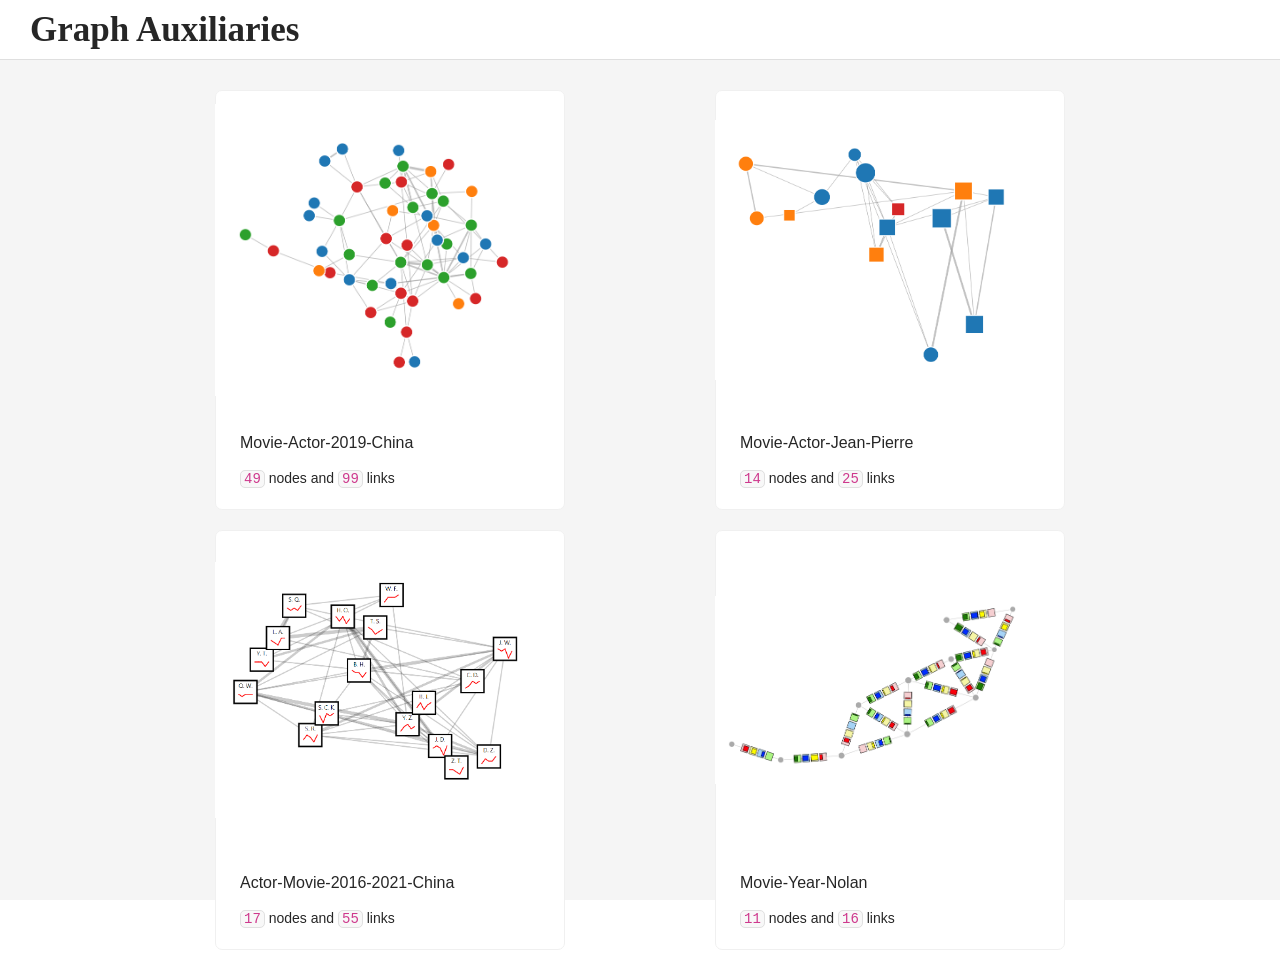
<file: index.html>
<!doctype html><html lang="en"><head><meta charset="utf-8" lang="en-us"/><link rel="icon" href="/favicon.ico"/><meta name="viewport" content="width=device-width,initial-scale=1"/><meta name="theme-color" content="#000000"/><meta name="description" content="Web site created using create-react-app"/><link rel="apple-touch-icon" href="/logo192.png"/><link rel="manifest" href="/manifest.json"/><title>Graph Auxiliaries</title><link href="/static/css/2.6225dae6.chunk.css" rel="stylesheet"><link href="/static/css/main.8f58b62e.chunk.css" rel="stylesheet"></head><body><noscript>You need to enable JavaScript to run this app.</noscript><div id="root"></div><script>!function(e){function r(r){for(var n,a,i=r[0],c=r[1],l=r[2],s=0,p=[];s<i.length;s++)a=i[s],Object.prototype.hasOwnProperty.call(o,a)&&o[a]&&p.push(o[a][0]),o[a]=0;for(n in c)Object.prototype.hasOwnProperty.call(c,n)&&(e[n]=c[n]);for(f&&f(r);p.length;)p.shift()();return u.push.apply(u,l||[]),t()}function t(){for(var e,r=0;r<u.length;r++){for(var t=u[r],n=!0,i=1;i<t.length;i++){var c=t[i];0!==o[c]&&(n=!1)}n&&(u.splice(r--,1),e=a(a.s=t[0]))}return e}var n={},o={1:0},u=[];function a(r){if(n[r])return n[r].exports;var t=n[r]={i:r,l:!1,exports:{}};return e[r].call(t.exports,t,t.exports,a),t.l=!0,t.exports}a.e=function(e){var r=[],t=o[e];if(0!==t)if(t)r.push(t[2]);else{var n=new Promise((function(r,n){t=o[e]=[r,n]}));r.push(t[2]=n);var u,i=document.createElement("script");i.charset="utf-8",i.timeout=120,a.nc&&i.setAttribute("nonce",a.nc),i.src=function(e){return a.p+"static/js/"+({}[e]||e)+"."+{3:"c6fded8a"}[e]+".chunk.js"}(e);var c=new Error;u=function(r){i.onerror=i.onload=null,clearTimeout(l);var t=o[e];if(0!==t){if(t){var n=r&&("load"===r.type?"missing":r.type),u=r&&r.target&&r.target.src;c.message="Loading chunk "+e+" failed.\n("+n+": "+u+")",c.name="ChunkLoadError",c.type=n,c.request=u,t[1](c)}o[e]=void 0}};var l=setTimeout((function(){u({type:"timeout",target:i})}),12e4);i.onerror=i.onload=u,document.head.appendChild(i)}return Promise.all(r)},a.m=e,a.c=n,a.d=function(e,r,t){a.o(e,r)||Object.defineProperty(e,r,{enumerable:!0,get:t})},a.r=function(e){"undefined"!=typeof Symbol&&Symbol.toStringTag&&Object.defineProperty(e,Symbol.toStringTag,{value:"Module"}),Object.defineProperty(e,"__esModule",{value:!0})},a.t=function(e,r){if(1&r&&(e=a(e)),8&r)return e;if(4&r&&"object"==typeof e&&e&&e.__esModule)return e;var t=Object.create(null);if(a.r(t),Object.defineProperty(t,"default",{enumerable:!0,value:e}),2&r&&"string"!=typeof e)for(var n in e)a.d(t,n,function(r){return e[r]}.bind(null,n));return t},a.n=function(e){var r=e&&e.__esModule?function(){return e.default}:function(){return e};return a.d(r,"a",r),r},a.o=function(e,r){return Object.prototype.hasOwnProperty.call(e,r)},a.p="/",a.oe=function(e){throw console.error(e),e};var i=this["webpackJsonpgraph-auxiliaries"]=this["webpackJsonpgraph-auxiliaries"]||[],c=i.push.bind(i);i.push=r,i=i.slice();for(var l=0;l<i.length;l++)r(i[l]);var f=c;t()}([])</script><script src="/static/js/2.bab6b1c2.chunk.js"></script><script src="/static/js/main.2ee01e76.chunk.js"></script></body></html>
</file>
<file: static/css/main.8f58b62e.chunk.css>
body{margin:0;font-family:-apple-system,BlinkMacSystemFont,"Segoe UI","Roboto","Oxygen","Ubuntu","Cantarell","Fira Sans","Droid Sans","Helvetica Neue",sans-serif;-webkit-font-smoothing:antialiased;-moz-osx-font-smoothing:grayscale;overflow:hidden}code{font-family:source-code-pro,Menlo,Monaco,Consolas,"Courier New",monospace}#desc-code-data{overflow-y:hidden}#desc-code-data:hover{overflow-y:scroll}#desc-code-data::-webkit-scrollbar{width:6px;height:1px}#desc-code-data::-webkit-scrollbar-thumb{background:#535353}#desc-code-data::-webkit-scrollbar-track{background:#ededed}@-webkit-keyframes scale{0%{-webkit-transform:scale(1);transform:scale(1);opacity:1}45%{-webkit-transform:scale(.1);transform:scale(.1);opacity:.7}80%{-webkit-transform:scale(1);transform:scale(1);opacity:1}}.ball-pulse>div:first-child{-webkit-animation:scale .75s cubic-bezier(.2,.68,.18,1.08) -.24s infinite;animation:scale .75s cubic-bezier(.2,.68,.18,1.08) -.24s infinite}.ball-pulse>div:nth-child(2){-webkit-animation:scale .75s cubic-bezier(.2,.68,.18,1.08) -.12s infinite;animation:scale .75s cubic-bezier(.2,.68,.18,1.08) -.12s infinite}.ball-pulse>div:nth-child(3){-webkit-animation:scale .75s cubic-bezier(.2,.68,.18,1.08) 0s infinite;animation:scale .75s cubic-bezier(.2,.68,.18,1.08) 0s infinite}.ball-pulse>div{background-color:#fff;width:15px;height:15px;border-radius:100%;margin:2px;-webkit-animation-fill-mode:both;animation-fill-mode:both;display:inline-block}@-webkit-keyframes ball-pulse-sync{33%{-webkit-transform:translateY(10px);transform:translateY(10px)}66%{-webkit-transform:translateY(-10px);transform:translateY(-10px)}to{-webkit-transform:translateY(0);transform:translateY(0)}}@keyframes ball-pulse-sync{33%{-webkit-transform:translateY(10px);transform:translateY(10px)}66%{-webkit-transform:translateY(-10px);transform:translateY(-10px)}to{-webkit-transform:translateY(0);transform:translateY(0)}}.ball-pulse-sync>div:first-child{-webkit-animation:ball-pulse-sync .6s ease-in-out -.14s infinite;animation:ball-pulse-sync .6s ease-in-out -.14s infinite}.ball-pulse-sync>div:nth-child(2){-webkit-animation:ball-pulse-sync .6s ease-in-out -.07s infinite;animation:ball-pulse-sync .6s ease-in-out -.07s infinite}.ball-pulse-sync>div:nth-child(3){-webkit-animation:ball-pulse-sync .6s ease-in-out 0s infinite;animation:ball-pulse-sync .6s ease-in-out 0s infinite}.ball-pulse-sync>div{background-color:#fff;width:15px;height:15px;border-radius:100%;margin:2px;-webkit-animation-fill-mode:both;animation-fill-mode:both;display:inline-block}@-webkit-keyframes ball-scale{0%{-webkit-transform:scale(0);transform:scale(0)}to{-webkit-transform:scale(1);transform:scale(1);opacity:0}}@keyframes ball-scale{0%{-webkit-transform:scale(0);transform:scale(0)}to{-webkit-transform:scale(1);transform:scale(1);opacity:0}}.ball-scale>div{background-color:#fff;width:15px;height:15px;border-radius:100%;margin:2px;-webkit-animation-fill-mode:both;animation-fill-mode:both;display:inline-block;height:60px;width:60px;-webkit-animation:ball-scale 1s ease-in-out 0s infinite;animation:ball-scale 1s ease-in-out 0s infinite}.ball-scale-random{width:37px;height:40px}.ball-scale-random>div{background-color:#fff;width:15px;height:15px;border-radius:100%;margin:2px;-webkit-animation-fill-mode:both;animation-fill-mode:both;position:absolute;display:inline-block;height:30px;width:30px;-webkit-animation:ball-scale 1s ease-in-out 0s infinite;animation:ball-scale 1s ease-in-out 0s infinite}.ball-scale-random>div:first-child{margin-left:-7px;-webkit-animation:ball-scale 1s ease-in-out .2s infinite;animation:ball-scale 1s ease-in-out .2s infinite}.ball-scale-random>div:nth-child(3){margin-left:-2px;margin-top:9px;-webkit-animation:ball-scale 1s ease-in-out .5s infinite;animation:ball-scale 1s ease-in-out .5s infinite}@-webkit-keyframes rotate{0%{-webkit-transform:rotate(0deg);transform:rotate(0deg)}50%{-webkit-transform:rotate(180deg);transform:rotate(180deg)}to{-webkit-transform:rotate(1turn);transform:rotate(1turn)}}.ball-rotate,.ball-rotate>div{position:relative}.ball-rotate>div{background-color:#fff;width:15px;height:15px;border-radius:100%;margin:2px;-webkit-animation-fill-mode:both;animation-fill-mode:both}.ball-rotate>div:first-child{-webkit-animation:rotate 1s cubic-bezier(.7,-.13,.22,.86) 0s infinite;animation:rotate 1s cubic-bezier(.7,-.13,.22,.86) 0s infinite}.ball-rotate>div:after,.ball-rotate>div:before{background-color:#fff;width:15px;height:15px;border-radius:100%;margin:2px;content:"";position:absolute;opacity:.8}.ball-rotate>div:before{top:0;left:-28px}.ball-rotate>div:after{top:0;left:25px}.ball-clip-rotate>div{background-color:#fff;width:15px;height:15px;border-radius:100%;margin:2px;-webkit-animation-fill-mode:both;animation-fill-mode:both;border:2px solid;border-color:#fff #fff transparent;height:26px;width:26px;background:transparent!important;display:inline-block;-webkit-animation:rotate .75s linear 0s infinite;animation:rotate .75s linear 0s infinite}@keyframes scale{30%{-webkit-transform:scale(.3);transform:scale(.3)}to{-webkit-transform:scale(1);transform:scale(1)}}.ball-clip-rotate-pulse{position:relative;-webkit-transform:translateY(-15px);transform:translateY(-15px)}.ball-clip-rotate-pulse>div{-webkit-animation-fill-mode:both;animation-fill-mode:both;position:absolute;top:0;left:0;border-radius:100%}.ball-clip-rotate-pulse>div:first-child{background:#fff;height:16px;width:16px;top:7px;left:-7px;-webkit-animation:scale 1s cubic-bezier(.09,.57,.49,.9) 0s infinite;animation:scale 1s cubic-bezier(.09,.57,.49,.9) 0s infinite}.ball-clip-rotate-pulse>div:last-child{position:absolute;width:30px;height:30px;left:-16px;top:-2px;background:transparent;border:2px solid;border-color:#fff transparent;border-style:solid;border-width:2px;-webkit-animation:rotate 1s cubic-bezier(.09,.57,.49,.9) 0s infinite;animation:rotate 1s cubic-bezier(.09,.57,.49,.9) 0s infinite;-webkit-animation-duration:1s;animation-duration:1s}@keyframes rotate{0%{-webkit-transform:rotate(0deg) scale(1);transform:rotate(0deg) scale(1)}50%{-webkit-transform:rotate(180deg) scale(.6);transform:rotate(180deg) scale(.6)}to{-webkit-transform:rotate(1turn) scale(1);transform:rotate(1turn) scale(1)}}.ball-clip-rotate-multiple{position:relative}.ball-clip-rotate-multiple>div{-webkit-animation-fill-mode:both;animation-fill-mode:both;position:absolute;left:-20px;top:-20px;border-color:transparent #fff;border-style:solid;border-width:2px;border-radius:100%;height:35px;width:35px;-webkit-animation:rotate 1s ease-in-out 0s infinite;animation:rotate 1s ease-in-out 0s infinite}.ball-clip-rotate-multiple>div:last-child{display:inline-block;top:-10px;left:-10px;width:15px;height:15px;-webkit-animation-duration:.5s;animation-duration:.5s;border-color:#fff transparent;-webkit-animation-direction:reverse;animation-direction:reverse}@-webkit-keyframes ball-scale-ripple{0%{-webkit-transform:scale(.1);transform:scale(.1);opacity:1}70%{-webkit-transform:scale(1);transform:scale(1);opacity:.7}to{opacity:0}}@keyframes ball-scale-ripple{0%{-webkit-transform:scale(.1);transform:scale(.1);opacity:1}70%{-webkit-transform:scale(1);transform:scale(1);opacity:.7}to{opacity:0}}.ball-scale-ripple>div{-webkit-animation-fill-mode:both;animation-fill-mode:both;height:50px;width:50px;border-radius:100%;border:2px solid #fff;-webkit-animation:ball-scale-ripple 1s cubic-bezier(.21,.53,.56,.8) 0s infinite;animation:ball-scale-ripple 1s cubic-bezier(.21,.53,.56,.8) 0s infinite}@-webkit-keyframes ball-scale-ripple-multiple{0%{-webkit-transform:scale(.1);transform:scale(.1);opacity:1}70%{-webkit-transform:scale(1);transform:scale(1);opacity:.7}to{opacity:0}}@keyframes ball-scale-ripple-multiple{0%{-webkit-transform:scale(.1);transform:scale(.1);opacity:1}70%{-webkit-transform:scale(1);transform:scale(1);opacity:.7}to{opacity:0}}.ball-scale-ripple-multiple{position:relative;-webkit-transform:translateY(-25px);transform:translateY(-25px)}.ball-scale-ripple-multiple>div:nth-child(0){-webkit-animation-delay:-.8s;animation-delay:-.8s}.ball-scale-ripple-multiple>div:first-child{-webkit-animation-delay:-.6s;animation-delay:-.6s}.ball-scale-ripple-multiple>div:nth-child(2){-webkit-animation-delay:-.4s;animation-delay:-.4s}.ball-scale-ripple-multiple>div:nth-child(3){-webkit-animation-delay:-.2s;animation-delay:-.2s}.ball-scale-ripple-multiple>div{-webkit-animation-fill-mode:both;animation-fill-mode:both;position:absolute;top:-2px;left:-26px;width:50px;height:50px;border-radius:100%;border:2px solid #fff;-webkit-animation:ball-scale-ripple-multiple 1.25s cubic-bezier(.21,.53,.56,.8) 0s infinite;animation:ball-scale-ripple-multiple 1.25s cubic-bezier(.21,.53,.56,.8) 0s infinite}@-webkit-keyframes ball-beat{50%{opacity:.2;-webkit-transform:scale(.75);transform:scale(.75)}to{opacity:1;-webkit-transform:scale(1);transform:scale(1)}}@keyframes ball-beat{50%{opacity:.2;-webkit-transform:scale(.75);transform:scale(.75)}to{opacity:1;-webkit-transform:scale(1);transform:scale(1)}}.ball-beat>div{background-color:#fff;width:15px;height:15px;border-radius:100%;margin:2px;-webkit-animation-fill-mode:both;animation-fill-mode:both;display:inline-block;-webkit-animation:ball-beat .7s linear 0s infinite;animation:ball-beat .7s linear 0s infinite}.ball-beat>div:nth-child(2n-1){-webkit-animation-delay:-.35s!important;animation-delay:-.35s!important}@-webkit-keyframes ball-scale-multiple{0%{-webkit-transform:scale(0);transform:scale(0);opacity:0}5%{opacity:1}to{-webkit-transform:scale(1);transform:scale(1);opacity:0}}@keyframes ball-scale-multiple{0%{-webkit-transform:scale(0);transform:scale(0);opacity:0}5%{opacity:1}to{-webkit-transform:scale(1);transform:scale(1);opacity:0}}.ball-scale-multiple{position:relative;-webkit-transform:translateY(-30px);transform:translateY(-30px)}.ball-scale-multiple>div:nth-child(2){-webkit-animation-delay:-.4s;animation-delay:-.4s}.ball-scale-multiple>div:nth-child(3){-webkit-animation-delay:-.2s;animation-delay:-.2s}.ball-scale-multiple>div{background-color:#fff;width:15px;height:15px;border-radius:100%;-webkit-animation-fill-mode:both;animation-fill-mode:both;position:absolute;left:-30px;top:0;opacity:0;margin:0;width:60px;height:60px;-webkit-animation:ball-scale-multiple 1s linear 0s infinite;animation:ball-scale-multiple 1s linear 0s infinite}@-webkit-keyframes ball-triangle-path-1{33%{-webkit-transform:translate(25px,-50px);transform:translate(25px,-50px)}66%{-webkit-transform:translate(50px);transform:translate(50px)}to{-webkit-transform:translate(0);transform:translate(0)}}@keyframes ball-triangle-path-1{33%{-webkit-transform:translate(25px,-50px);transform:translate(25px,-50px)}66%{-webkit-transform:translate(50px);transform:translate(50px)}to{-webkit-transform:translate(0);transform:translate(0)}}@-webkit-keyframes ball-triangle-path-2{33%{-webkit-transform:translate(25px,50px);transform:translate(25px,50px)}66%{-webkit-transform:translate(-25px,50px);transform:translate(-25px,50px)}to{-webkit-transform:translate(0);transform:translate(0)}}@keyframes ball-triangle-path-2{33%{-webkit-transform:translate(25px,50px);transform:translate(25px,50px)}66%{-webkit-transform:translate(-25px,50px);transform:translate(-25px,50px)}to{-webkit-transform:translate(0);transform:translate(0)}}@-webkit-keyframes ball-triangle-path-3{33%{-webkit-transform:translate(-50px);transform:translate(-50px)}66%{-webkit-transform:translate(-25px,-50px);transform:translate(-25px,-50px)}to{-webkit-transform:translate(0);transform:translate(0)}}@keyframes ball-triangle-path-3{33%{-webkit-transform:translate(-50px);transform:translate(-50px)}66%{-webkit-transform:translate(-25px,-50px);transform:translate(-25px,-50px)}to{-webkit-transform:translate(0);transform:translate(0)}}.ball-triangle-path{position:relative;-webkit-transform:translate(-29.994px,-37.50938px);transform:translate(-29.994px,-37.50938px)}.ball-triangle-path>div:first-child{-webkit-animation-name:ball-triangle-path-1;animation-name:ball-triangle-path-1;-webkit-animation-timing-function:ease-in-out;animation-timing-function:ease-in-out;-webkit-animation-iteration-count:infinite;animation-iteration-count:infinite}.ball-triangle-path>div:first-child,.ball-triangle-path>div:nth-child(2){-webkit-animation-delay:0;animation-delay:0;-webkit-animation-duration:2s;animation-duration:2s}.ball-triangle-path>div:nth-child(2){-webkit-animation-name:ball-triangle-path-2;animation-name:ball-triangle-path-2;-webkit-animation-timing-function:ease-in-out;animation-timing-function:ease-in-out;-webkit-animation-iteration-count:infinite;animation-iteration-count:infinite}.ball-triangle-path>div:nth-child(3){-webkit-animation-name:ball-triangle-path-3;animation-name:ball-triangle-path-3;-webkit-animation-delay:0;animation-delay:0;-webkit-animation-duration:2s;animation-duration:2s;-webkit-animation-timing-function:ease-in-out;animation-timing-function:ease-in-out;-webkit-animation-iteration-count:infinite;animation-iteration-count:infinite}.ball-triangle-path>div{-webkit-animation-fill-mode:both;animation-fill-mode:both;position:absolute;width:10px;height:10px;border-radius:100%;border:1px solid #fff}.ball-triangle-path>div:first-of-type{top:50px}.ball-triangle-path>div:nth-of-type(2){left:25px}.ball-triangle-path>div:nth-of-type(3){top:50px;left:50px}@-webkit-keyframes ball-pulse-rise-even{0%{-webkit-transform:scale(1.1);transform:scale(1.1)}25%{-webkit-transform:translateY(-30px);transform:translateY(-30px)}50%{-webkit-transform:scale(.4);transform:scale(.4)}75%{-webkit-transform:translateY(30px);transform:translateY(30px)}to{-webkit-transform:translateY(0);transform:translateY(0);-webkit-transform:scale(1);transform:scale(1)}}@keyframes ball-pulse-rise-even{0%{-webkit-transform:scale(1.1);transform:scale(1.1)}25%{-webkit-transform:translateY(-30px);transform:translateY(-30px)}50%{-webkit-transform:scale(.4);transform:scale(.4)}75%{-webkit-transform:translateY(30px);transform:translateY(30px)}to{-webkit-transform:translateY(0);transform:translateY(0);-webkit-transform:scale(1);transform:scale(1)}}@-webkit-keyframes ball-pulse-rise-odd{0%{-webkit-transform:scale(.4);transform:scale(.4)}25%{-webkit-transform:translateY(30px);transform:translateY(30px)}50%{-webkit-transform:scale(1.1);transform:scale(1.1)}75%{-webkit-transform:translateY(-30px);transform:translateY(-30px)}to{-webkit-transform:translateY(0);transform:translateY(0);-webkit-transform:scale(.75);transform:scale(.75)}}@keyframes ball-pulse-rise-odd{0%{-webkit-transform:scale(.4);transform:scale(.4)}25%{-webkit-transform:translateY(30px);transform:translateY(30px)}50%{-webkit-transform:scale(1.1);transform:scale(1.1)}75%{-webkit-transform:translateY(-30px);transform:translateY(-30px)}to{-webkit-transform:translateY(0);transform:translateY(0);-webkit-transform:scale(.75);transform:scale(.75)}}.ball-pulse-rise>div{background-color:#fff;width:15px;height:15px;border-radius:100%;margin:2px;-webkit-animation-fill-mode:both;animation-fill-mode:both;display:inline-block;-webkit-animation-duration:1s;animation-duration:1s;-webkit-animation-timing-function:cubic-bezier(.15,.46,.9,.6);animation-timing-function:cubic-bezier(.15,.46,.9,.6);-webkit-animation-iteration-count:infinite;animation-iteration-count:infinite;-webkit-animation-delay:0;animation-delay:0}.ball-pulse-rise>div:nth-child(2n){-webkit-animation-name:ball-pulse-rise-even;animation-name:ball-pulse-rise-even}.ball-pulse-rise>div:nth-child(2n-1){-webkit-animation-name:ball-pulse-rise-odd;animation-name:ball-pulse-rise-odd}@-webkit-keyframes ball-grid-beat{50%{opacity:.7}to{opacity:1}}@keyframes ball-grid-beat{50%{opacity:.7}to{opacity:1}}.ball-grid-beat{width:57px}.ball-grid-beat>div:first-child{-webkit-animation-delay:.15s;animation-delay:.15s;-webkit-animation-duration:1.45s;animation-duration:1.45s}.ball-grid-beat>div:nth-child(2){-webkit-animation-delay:-.02s;animation-delay:-.02s;-webkit-animation-duration:.97s;animation-duration:.97s}.ball-grid-beat>div:nth-child(3){-webkit-animation-delay:.66s;animation-delay:.66s;-webkit-animation-duration:1.23s;animation-duration:1.23s}.ball-grid-beat>div:nth-child(4){-webkit-animation-delay:.64s;animation-delay:.64s;-webkit-animation-duration:1.24s;animation-duration:1.24s}.ball-grid-beat>div:nth-child(5){-webkit-animation-delay:-.19s;animation-delay:-.19s;-webkit-animation-duration:1.13s;animation-duration:1.13s}.ball-grid-beat>div:nth-child(6){-webkit-animation-delay:.69s;animation-delay:.69s;-webkit-animation-duration:1.42s;animation-duration:1.42s}.ball-grid-beat>div:nth-child(7){-webkit-animation-delay:.58s;animation-delay:.58s;-webkit-animation-duration:1.14s;animation-duration:1.14s}.ball-grid-beat>div:nth-child(8){-webkit-animation-delay:.21s;animation-delay:.21s;-webkit-animation-duration:1.17s;animation-duration:1.17s}.ball-grid-beat>div:nth-child(9){-webkit-animation-delay:-.18s;animation-delay:-.18s;-webkit-animation-duration:.65s;animation-duration:.65s}.ball-grid-beat>div{background-color:#fff;width:15px;height:15px;border-radius:100%;margin:2px;-webkit-animation-fill-mode:both;animation-fill-mode:both;display:inline-block;float:left;-webkit-animation-name:ball-grid-beat;animation-name:ball-grid-beat;-webkit-animation-iteration-count:infinite;animation-iteration-count:infinite;-webkit-animation-delay:0;animation-delay:0}@-webkit-keyframes ball-grid-pulse{0%{-webkit-transform:scale(1);transform:scale(1)}50%{-webkit-transform:scale(.5);transform:scale(.5);opacity:.7}to{-webkit-transform:scale(1);transform:scale(1);opacity:1}}@keyframes ball-grid-pulse{0%{-webkit-transform:scale(1);transform:scale(1)}50%{-webkit-transform:scale(.5);transform:scale(.5);opacity:.7}to{-webkit-transform:scale(1);transform:scale(1);opacity:1}}.ball-grid-pulse{width:57px}.ball-grid-pulse>div:first-child{-webkit-animation-delay:.22s;animation-delay:.22s;-webkit-animation-duration:.9s;animation-duration:.9s}.ball-grid-pulse>div:nth-child(2){-webkit-animation-delay:.64s;animation-delay:.64s;-webkit-animation-duration:1s;animation-duration:1s}.ball-grid-pulse>div:nth-child(3){-webkit-animation-delay:-.15s;animation-delay:-.15s;-webkit-animation-duration:.63s;animation-duration:.63s}.ball-grid-pulse>div:nth-child(4){-webkit-animation-delay:-.03s;animation-delay:-.03s;-webkit-animation-duration:1.24s;animation-duration:1.24s}.ball-grid-pulse>div:nth-child(5){-webkit-animation-delay:.08s;animation-delay:.08s;-webkit-animation-duration:1.37s;animation-duration:1.37s}.ball-grid-pulse>div:nth-child(6){-webkit-animation-delay:.43s;animation-delay:.43s;-webkit-animation-duration:1.55s;animation-duration:1.55s}.ball-grid-pulse>div:nth-child(7){-webkit-animation-delay:.05s;animation-delay:.05s;-webkit-animation-duration:.7s;animation-duration:.7s}.ball-grid-pulse>div:nth-child(8){-webkit-animation-delay:.05s;animation-delay:.05s;-webkit-animation-duration:.97s;animation-duration:.97s}.ball-grid-pulse>div:nth-child(9){-webkit-animation-delay:.3s;animation-delay:.3s;-webkit-animation-duration:.63s;animation-duration:.63s}.ball-grid-pulse>div{background-color:#fff;width:15px;height:15px;border-radius:100%;margin:2px;-webkit-animation-fill-mode:both;animation-fill-mode:both;display:inline-block;float:left;-webkit-animation-name:ball-grid-pulse;animation-name:ball-grid-pulse;-webkit-animation-iteration-count:infinite;animation-iteration-count:infinite;-webkit-animation-delay:0;animation-delay:0}@-webkit-keyframes ball-spin-fade-loader{50%{opacity:.3;-webkit-transform:scale(.4);transform:scale(.4)}to{opacity:1;-webkit-transform:scale(1);transform:scale(1)}}@keyframes ball-spin-fade-loader{50%{opacity:.3;-webkit-transform:scale(.4);transform:scale(.4)}to{opacity:1;-webkit-transform:scale(1);transform:scale(1)}}.ball-spin-fade-loader{position:relative;top:-10px;left:-10px}.ball-spin-fade-loader>div:first-child{top:25px;left:0;-webkit-animation:ball-spin-fade-loader 1s linear -.96s infinite;animation:ball-spin-fade-loader 1s linear -.96s infinite}.ball-spin-fade-loader>div:nth-child(2){top:17.04545px;left:17.04545px;-webkit-animation:ball-spin-fade-loader 1s linear -.84s infinite;animation:ball-spin-fade-loader 1s linear -.84s infinite}.ball-spin-fade-loader>div:nth-child(3){top:0;left:25px;-webkit-animation:ball-spin-fade-loader 1s linear -.72s infinite;animation:ball-spin-fade-loader 1s linear -.72s infinite}.ball-spin-fade-loader>div:nth-child(4){top:-17.04545px;left:17.04545px;-webkit-animation:ball-spin-fade-loader 1s linear -.6s infinite;animation:ball-spin-fade-loader 1s linear -.6s infinite}.ball-spin-fade-loader>div:nth-child(5){top:-25px;left:0;-webkit-animation:ball-spin-fade-loader 1s linear -.48s infinite;animation:ball-spin-fade-loader 1s linear -.48s infinite}.ball-spin-fade-loader>div:nth-child(6){top:-17.04545px;left:-17.04545px;-webkit-animation:ball-spin-fade-loader 1s linear -.36s infinite;animation:ball-spin-fade-loader 1s linear -.36s infinite}.ball-spin-fade-loader>div:nth-child(7){top:0;left:-25px;-webkit-animation:ball-spin-fade-loader 1s linear -.24s infinite;animation:ball-spin-fade-loader 1s linear -.24s infinite}.ball-spin-fade-loader>div:nth-child(8){top:17.04545px;left:-17.04545px;-webkit-animation:ball-spin-fade-loader 1s linear -.12s infinite;animation:ball-spin-fade-loader 1s linear -.12s infinite}.ball-spin-fade-loader>div{background-color:#fff;width:15px;height:15px;border-radius:100%;margin:2px;-webkit-animation-fill-mode:both;animation-fill-mode:both;position:absolute}@-webkit-keyframes ball-spin-loader{75%{opacity:.2}to{opacity:1}}@keyframes ball-spin-loader{75%{opacity:.2}to{opacity:1}}.ball-spin-loader{position:relative}.ball-spin-loader>span:first-child{top:45px;left:0;-webkit-animation:ball-spin-loader 2s linear .9s infinite;animation:ball-spin-loader 2s linear .9s infinite}.ball-spin-loader>span:nth-child(2){top:30.68182px;left:30.68182px;-webkit-animation:ball-spin-loader 2s linear 1.8s infinite;animation:ball-spin-loader 2s linear 1.8s infinite}.ball-spin-loader>span:nth-child(3){top:0;left:45px;-webkit-animation:ball-spin-loader 2s linear 2.7s infinite;animation:ball-spin-loader 2s linear 2.7s infinite}.ball-spin-loader>span:nth-child(4){top:-30.68182px;left:30.68182px;-webkit-animation:ball-spin-loader 2s linear 3.6s infinite;animation:ball-spin-loader 2s linear 3.6s infinite}.ball-spin-loader>span:nth-child(5){top:-45px;left:0;-webkit-animation:ball-spin-loader 2s linear 4.5s infinite;animation:ball-spin-loader 2s linear 4.5s infinite}.ball-spin-loader>span:nth-child(6){top:-30.68182px;left:-30.68182px;-webkit-animation:ball-spin-loader 2s linear 5.4s infinite;animation:ball-spin-loader 2s linear 5.4s infinite}.ball-spin-loader>span:nth-child(7){top:0;left:-45px;-webkit-animation:ball-spin-loader 2s linear 6.3s infinite;animation:ball-spin-loader 2s linear 6.3s infinite}.ball-spin-loader>span:nth-child(8){top:30.68182px;left:-30.68182px;-webkit-animation:ball-spin-loader 2s linear 7.2s infinite;animation:ball-spin-loader 2s linear 7.2s infinite}.ball-spin-loader>div{-webkit-animation-fill-mode:both;animation-fill-mode:both;position:absolute;width:15px;height:15px;border-radius:100%;background:green}@-webkit-keyframes ball-zig{33%{-webkit-transform:translate(-15px,-30px);transform:translate(-15px,-30px)}66%{-webkit-transform:translate(15px,-30px);transform:translate(15px,-30px)}to{-webkit-transform:translate(0);transform:translate(0)}}@keyframes ball-zig{33%{-webkit-transform:translate(-15px,-30px);transform:translate(-15px,-30px)}66%{-webkit-transform:translate(15px,-30px);transform:translate(15px,-30px)}to{-webkit-transform:translate(0);transform:translate(0)}}@-webkit-keyframes ball-zag{33%{-webkit-transform:translate(15px,30px);transform:translate(15px,30px)}66%{-webkit-transform:translate(-15px,30px);transform:translate(-15px,30px)}to{-webkit-transform:translate(0);transform:translate(0)}}@keyframes ball-zag{33%{-webkit-transform:translate(15px,30px);transform:translate(15px,30px)}66%{-webkit-transform:translate(-15px,30px);transform:translate(-15px,30px)}to{-webkit-transform:translate(0);transform:translate(0)}}.ball-zig-zag{position:relative;-webkit-transform:translate(-15px,-15px);transform:translate(-15px,-15px)}.ball-zig-zag>div{background-color:#fff;width:15px;height:15px;border-radius:100%;-webkit-animation-fill-mode:both;animation-fill-mode:both;position:absolute;margin:2px 2px 2px 15px;top:4px;left:-7px}.ball-zig-zag>div:first-child{-webkit-animation:ball-zig .7s linear 0s infinite;animation:ball-zig .7s linear 0s infinite}.ball-zig-zag>div:last-child{-webkit-animation:ball-zag .7s linear 0s infinite;animation:ball-zag .7s linear 0s infinite}@-webkit-keyframes ball-zig-deflect{17%{-webkit-transform:translate(-15px,-30px);transform:translate(-15px,-30px)}34%{-webkit-transform:translate(15px,-30px);transform:translate(15px,-30px)}50%{-webkit-transform:translate(0);transform:translate(0)}67%{-webkit-transform:translate(15px,-30px);transform:translate(15px,-30px)}84%{-webkit-transform:translate(-15px,-30px);transform:translate(-15px,-30px)}to{-webkit-transform:translate(0);transform:translate(0)}}@keyframes ball-zig-deflect{17%{-webkit-transform:translate(-15px,-30px);transform:translate(-15px,-30px)}34%{-webkit-transform:translate(15px,-30px);transform:translate(15px,-30px)}50%{-webkit-transform:translate(0);transform:translate(0)}67%{-webkit-transform:translate(15px,-30px);transform:translate(15px,-30px)}84%{-webkit-transform:translate(-15px,-30px);transform:translate(-15px,-30px)}to{-webkit-transform:translate(0);transform:translate(0)}}@-webkit-keyframes ball-zag-deflect{17%{-webkit-transform:translate(15px,30px);transform:translate(15px,30px)}34%{-webkit-transform:translate(-15px,30px);transform:translate(-15px,30px)}50%{-webkit-transform:translate(0);transform:translate(0)}67%{-webkit-transform:translate(-15px,30px);transform:translate(-15px,30px)}84%{-webkit-transform:translate(15px,30px);transform:translate(15px,30px)}to{-webkit-transform:translate(0);transform:translate(0)}}@keyframes ball-zag-deflect{17%{-webkit-transform:translate(15px,30px);transform:translate(15px,30px)}34%{-webkit-transform:translate(-15px,30px);transform:translate(-15px,30px)}50%{-webkit-transform:translate(0);transform:translate(0)}67%{-webkit-transform:translate(-15px,30px);transform:translate(-15px,30px)}84%{-webkit-transform:translate(15px,30px);transform:translate(15px,30px)}to{-webkit-transform:translate(0);transform:translate(0)}}.ball-zig-zag-deflect{position:relative;-webkit-transform:translate(-15px,-15px);transform:translate(-15px,-15px)}.ball-zig-zag-deflect>div{background-color:#fff;width:15px;height:15px;border-radius:100%;-webkit-animation-fill-mode:both;animation-fill-mode:both;position:absolute;margin:2px 2px 2px 15px;top:4px;left:-7px}.ball-zig-zag-deflect>div:first-child{-webkit-animation:ball-zig-deflect 1.5s linear 0s infinite;animation:ball-zig-deflect 1.5s linear 0s infinite}.ball-zig-zag-deflect>div:last-child{-webkit-animation:ball-zag-deflect 1.5s linear 0s infinite;animation:ball-zag-deflect 1.5s linear 0s infinite}@-webkit-keyframes line-scale{0%{-webkit-transform:scaley(1);transform:scaley(1)}50%{-webkit-transform:scaley(.4);transform:scaley(.4)}to{-webkit-transform:scaley(1);transform:scaley(1)}}@keyframes line-scale{0%{-webkit-transform:scaley(1);transform:scaley(1)}50%{-webkit-transform:scaley(.4);transform:scaley(.4)}to{-webkit-transform:scaley(1);transform:scaley(1)}}.line-scale>div:first-child{-webkit-animation:line-scale 1s cubic-bezier(.2,.68,.18,1.08) -.4s infinite;animation:line-scale 1s cubic-bezier(.2,.68,.18,1.08) -.4s infinite}.line-scale>div:nth-child(2){-webkit-animation:line-scale 1s cubic-bezier(.2,.68,.18,1.08) -.3s infinite;animation:line-scale 1s cubic-bezier(.2,.68,.18,1.08) -.3s infinite}.line-scale>div:nth-child(3){-webkit-animation:line-scale 1s cubic-bezier(.2,.68,.18,1.08) -.2s infinite;animation:line-scale 1s cubic-bezier(.2,.68,.18,1.08) -.2s infinite}.line-scale>div:nth-child(4){-webkit-animation:line-scale 1s cubic-bezier(.2,.68,.18,1.08) -.1s infinite;animation:line-scale 1s cubic-bezier(.2,.68,.18,1.08) -.1s infinite}.line-scale>div:nth-child(5){-webkit-animation:line-scale 1s cubic-bezier(.2,.68,.18,1.08) 0s infinite;animation:line-scale 1s cubic-bezier(.2,.68,.18,1.08) 0s infinite}.line-scale>div{background-color:#fff;width:4px;height:35px;border-radius:2px;margin:2px;-webkit-animation-fill-mode:both;animation-fill-mode:both;display:inline-block}@-webkit-keyframes line-scale-party{0%{-webkit-transform:scale(1);transform:scale(1)}50%{-webkit-transform:scale(.5);transform:scale(.5)}to{-webkit-transform:scale(1);transform:scale(1)}}@keyframes line-scale-party{0%{-webkit-transform:scale(1);transform:scale(1)}50%{-webkit-transform:scale(.5);transform:scale(.5)}to{-webkit-transform:scale(1);transform:scale(1)}}.line-scale-party>div:first-child{-webkit-animation-delay:.48s;animation-delay:.48s;-webkit-animation-duration:.54s;animation-duration:.54s}.line-scale-party>div:nth-child(2){-webkit-animation-delay:-.15s;animation-delay:-.15s;-webkit-animation-duration:1.15s;animation-duration:1.15s}.line-scale-party>div:nth-child(3){-webkit-animation-delay:.04s;animation-delay:.04s;-webkit-animation-duration:.77s;animation-duration:.77s}.line-scale-party>div:nth-child(4){-webkit-animation-delay:-.12s;animation-delay:-.12s;-webkit-animation-duration:.61s;animation-duration:.61s}.line-scale-party>div{background-color:#fff;width:4px;height:35px;border-radius:2px;margin:2px;-webkit-animation-fill-mode:both;animation-fill-mode:both;display:inline-block;-webkit-animation-name:line-scale-party;animation-name:line-scale-party;-webkit-animation-iteration-count:infinite;animation-iteration-count:infinite;-webkit-animation-delay:0;animation-delay:0}@-webkit-keyframes line-scale-pulse-out{0%{-webkit-transform:scaley(1);transform:scaley(1)}50%{-webkit-transform:scaley(.4);transform:scaley(.4)}to{-webkit-transform:scaley(1);transform:scaley(1)}}@keyframes line-scale-pulse-out{0%{-webkit-transform:scaley(1);transform:scaley(1)}50%{-webkit-transform:scaley(.4);transform:scaley(.4)}to{-webkit-transform:scaley(1);transform:scaley(1)}}.line-scale-pulse-out>div{background-color:#fff;width:4px;height:35px;border-radius:2px;margin:2px;-webkit-animation-fill-mode:both;animation-fill-mode:both;display:inline-block;-webkit-animation:line-scale-pulse-out .9s cubic-bezier(.85,.25,.37,.85) -.6s infinite;animation:line-scale-pulse-out .9s cubic-bezier(.85,.25,.37,.85) -.6s infinite}.line-scale-pulse-out>div:nth-child(2),.line-scale-pulse-out>div:nth-child(4){-webkit-animation-delay:-.4s!important;animation-delay:-.4s!important}.line-scale-pulse-out>div:first-child,.line-scale-pulse-out>div:nth-child(5){-webkit-animation-delay:-.2s!important;animation-delay:-.2s!important}@-webkit-keyframes line-scale-pulse-out-rapid{0%{-webkit-transform:scaley(1);transform:scaley(1)}80%{-webkit-transform:scaley(.3);transform:scaley(.3)}90%{-webkit-transform:scaley(1);transform:scaley(1)}}@keyframes line-scale-pulse-out-rapid{0%{-webkit-transform:scaley(1);transform:scaley(1)}80%{-webkit-transform:scaley(.3);transform:scaley(.3)}90%{-webkit-transform:scaley(1);transform:scaley(1)}}.line-scale-pulse-out-rapid>div{background-color:#fff;width:4px;height:35px;border-radius:2px;margin:2px;-webkit-animation-fill-mode:both;animation-fill-mode:both;display:inline-block;vertical-align:middle;-webkit-animation:line-scale-pulse-out-rapid .9s cubic-bezier(.11,.49,.38,.78) -.5s infinite;animation:line-scale-pulse-out-rapid .9s cubic-bezier(.11,.49,.38,.78) -.5s infinite}.line-scale-pulse-out-rapid>div:nth-child(2),.line-scale-pulse-out-rapid>div:nth-child(4){-webkit-animation-delay:-.25s!important;animation-delay:-.25s!important}.line-scale-pulse-out-rapid>div:first-child,.line-scale-pulse-out-rapid>div:nth-child(5){-webkit-animation-delay:0s!important;animation-delay:0s!important}@-webkit-keyframes line-spin-fade-loader{50%{opacity:.3}to{opacity:1}}@keyframes line-spin-fade-loader{50%{opacity:.3}to{opacity:1}}.line-spin-fade-loader{position:relative;top:-10px;left:-4px}.line-spin-fade-loader>div:first-child{top:20px;left:0;-webkit-animation:line-spin-fade-loader 1.2s ease-in-out -.84s infinite;animation:line-spin-fade-loader 1.2s ease-in-out -.84s infinite}.line-spin-fade-loader>div:nth-child(2){top:13.63636px;left:13.63636px;-webkit-transform:rotate(-45deg);transform:rotate(-45deg);-webkit-animation:line-spin-fade-loader 1.2s ease-in-out -.72s infinite;animation:line-spin-fade-loader 1.2s ease-in-out -.72s infinite}.line-spin-fade-loader>div:nth-child(3){top:0;left:20px;-webkit-transform:rotate(90deg);transform:rotate(90deg);-webkit-animation:line-spin-fade-loader 1.2s ease-in-out -.6s infinite;animation:line-spin-fade-loader 1.2s ease-in-out -.6s infinite}.line-spin-fade-loader>div:nth-child(4){top:-13.63636px;left:13.63636px;-webkit-transform:rotate(45deg);transform:rotate(45deg);-webkit-animation:line-spin-fade-loader 1.2s ease-in-out -.48s infinite;animation:line-spin-fade-loader 1.2s ease-in-out -.48s infinite}.line-spin-fade-loader>div:nth-child(5){top:-20px;left:0;-webkit-animation:line-spin-fade-loader 1.2s ease-in-out -.36s infinite;animation:line-spin-fade-loader 1.2s ease-in-out -.36s infinite}.line-spin-fade-loader>div:nth-child(6){top:-13.63636px;left:-13.63636px;-webkit-transform:rotate(-45deg);transform:rotate(-45deg);-webkit-animation:line-spin-fade-loader 1.2s ease-in-out -.24s infinite;animation:line-spin-fade-loader 1.2s ease-in-out -.24s infinite}.line-spin-fade-loader>div:nth-child(7){top:0;left:-20px;-webkit-transform:rotate(90deg);transform:rotate(90deg);-webkit-animation:line-spin-fade-loader 1.2s ease-in-out -.12s infinite;animation:line-spin-fade-loader 1.2s ease-in-out -.12s infinite}.line-spin-fade-loader>div:nth-child(8){top:13.63636px;left:-13.63636px;-webkit-transform:rotate(45deg);transform:rotate(45deg);-webkit-animation:line-spin-fade-loader 1.2s ease-in-out 0s infinite;animation:line-spin-fade-loader 1.2s ease-in-out 0s infinite}.line-spin-fade-loader>div{background-color:#fff;width:4px;height:35px;border-radius:2px;margin:2px;-webkit-animation-fill-mode:both;animation-fill-mode:both;position:absolute;width:5px;height:15px}@-webkit-keyframes triangle-skew-spin{25%{-webkit-transform:perspective(100px) rotateX(180deg) rotateY(0);transform:perspective(100px) rotateX(180deg) rotateY(0)}50%{-webkit-transform:perspective(100px) rotateX(180deg) rotateY(180deg);transform:perspective(100px) rotateX(180deg) rotateY(180deg)}75%{-webkit-transform:perspective(100px) rotateX(0) rotateY(180deg);transform:perspective(100px) rotateX(0) rotateY(180deg)}to{-webkit-transform:perspective(100px) rotateX(0) rotateY(0);transform:perspective(100px) rotateX(0) rotateY(0)}}@keyframes triangle-skew-spin{25%{-webkit-transform:perspective(100px) rotateX(180deg) rotateY(0);transform:perspective(100px) rotateX(180deg) rotateY(0)}50%{-webkit-transform:perspective(100px) rotateX(180deg) rotateY(180deg);transform:perspective(100px) rotateX(180deg) rotateY(180deg)}75%{-webkit-transform:perspective(100px) rotateX(0) rotateY(180deg);transform:perspective(100px) rotateX(0) rotateY(180deg)}to{-webkit-transform:perspective(100px) rotateX(0) rotateY(0);transform:perspective(100px) rotateX(0) rotateY(0)}}.triangle-skew-spin>div{-webkit-animation-fill-mode:both;animation-fill-mode:both;width:0;height:0;border-left:20px solid transparent;border-right:20px solid transparent;border-bottom:20px solid #fff;-webkit-animation:triangle-skew-spin 3s cubic-bezier(.09,.57,.49,.9) 0s infinite;animation:triangle-skew-spin 3s cubic-bezier(.09,.57,.49,.9) 0s infinite}@-webkit-keyframes square-spin{25%{-webkit-transform:perspective(100px) rotateX(180deg) rotateY(0);transform:perspective(100px) rotateX(180deg) rotateY(0)}50%{-webkit-transform:perspective(100px) rotateX(180deg) rotateY(180deg);transform:perspective(100px) rotateX(180deg) rotateY(180deg)}75%{-webkit-transform:perspective(100px) rotateX(0) rotateY(180deg);transform:perspective(100px) rotateX(0) rotateY(180deg)}to{-webkit-transform:perspective(100px) rotateX(0) rotateY(0);transform:perspective(100px) rotateX(0) rotateY(0)}}@keyframes square-spin{25%{-webkit-transform:perspective(100px) rotateX(180deg) rotateY(0);transform:perspective(100px) rotateX(180deg) rotateY(0)}50%{-webkit-transform:perspective(100px) rotateX(180deg) rotateY(180deg);transform:perspective(100px) rotateX(180deg) rotateY(180deg)}75%{-webkit-transform:perspective(100px) rotateX(0) rotateY(180deg);transform:perspective(100px) rotateX(0) rotateY(180deg)}to{-webkit-transform:perspective(100px) rotateX(0) rotateY(0);transform:perspective(100px) rotateX(0) rotateY(0)}}.square-spin>div{-webkit-animation-fill-mode:both;animation-fill-mode:both;width:50px;height:50px;background:#fff;-webkit-animation:square-spin 3s cubic-bezier(.09,.57,.49,.9) 0s infinite;animation:square-spin 3s cubic-bezier(.09,.57,.49,.9) 0s infinite}@-webkit-keyframes rotate_pacman_half_up{0%{-webkit-transform:rotate(270deg);transform:rotate(270deg)}50%{-webkit-transform:rotate(1turn);transform:rotate(1turn)}to{-webkit-transform:rotate(270deg);transform:rotate(270deg)}}@keyframes rotate_pacman_half_up{0%{-webkit-transform:rotate(270deg);transform:rotate(270deg)}50%{-webkit-transform:rotate(1turn);transform:rotate(1turn)}to{-webkit-transform:rotate(270deg);transform:rotate(270deg)}}@-webkit-keyframes rotate_pacman_half_down{0%{-webkit-transform:rotate(90deg);transform:rotate(90deg)}50%{-webkit-transform:rotate(0deg);transform:rotate(0deg)}to{-webkit-transform:rotate(90deg);transform:rotate(90deg)}}@keyframes rotate_pacman_half_down{0%{-webkit-transform:rotate(90deg);transform:rotate(90deg)}50%{-webkit-transform:rotate(0deg);transform:rotate(0deg)}to{-webkit-transform:rotate(90deg);transform:rotate(90deg)}}@-webkit-keyframes pacman-balls{75%{opacity:.7}to{-webkit-transform:translate(-100px,-6.25px);transform:translate(-100px,-6.25px)}}@keyframes pacman-balls{75%{opacity:.7}to{-webkit-transform:translate(-100px,-6.25px);transform:translate(-100px,-6.25px)}}.pacman{position:relative}.pacman>div:nth-child(2){-webkit-animation:pacman-balls 1s linear -.99s infinite;animation:pacman-balls 1s linear -.99s infinite}.pacman>div:nth-child(3){-webkit-animation:pacman-balls 1s linear -.66s infinite;animation:pacman-balls 1s linear -.66s infinite}.pacman>div:nth-child(4){-webkit-animation:pacman-balls 1s linear -.33s infinite;animation:pacman-balls 1s linear -.33s infinite}.pacman>div:nth-child(5){-webkit-animation:pacman-balls 1s linear 0s infinite;animation:pacman-balls 1s linear 0s infinite}.pacman>div:first-of-type{-webkit-animation:rotate_pacman_half_up .5s 0s infinite;animation:rotate_pacman_half_up .5s 0s infinite}.pacman>div:first-of-type,.pacman>div:nth-child(2){width:0;height:0;border:25px solid #fff;border-right-color:transparent;border-radius:25px;position:relative;left:-30px}.pacman>div:nth-child(2){-webkit-animation:rotate_pacman_half_down .5s 0s infinite;animation:rotate_pacman_half_down .5s 0s infinite;margin-top:-50px}.pacman>div:nth-child(3),.pacman>div:nth-child(4),.pacman>div:nth-child(5),.pacman>div:nth-child(6){background-color:#fff;width:15px;height:15px;border-radius:100%;margin:2px;width:10px;height:10px;position:absolute;-webkit-transform:translateY(-6.25px);transform:translateY(-6.25px);top:25px;left:70px}@-webkit-keyframes cube-transition{25%{-webkit-transform:translateX(50px) scale(.5) rotate(-90deg);transform:translateX(50px) scale(.5) rotate(-90deg)}50%{-webkit-transform:translate(50px,50px) rotate(-180deg);transform:translate(50px,50px) rotate(-180deg)}75%{-webkit-transform:translateY(50px) scale(.5) rotate(-270deg);transform:translateY(50px) scale(.5) rotate(-270deg)}to{-webkit-transform:rotate(-1turn);transform:rotate(-1turn)}}@keyframes cube-transition{25%{-webkit-transform:translateX(50px) scale(.5) rotate(-90deg);transform:translateX(50px) scale(.5) rotate(-90deg)}50%{-webkit-transform:translate(50px,50px) rotate(-180deg);transform:translate(50px,50px) rotate(-180deg)}75%{-webkit-transform:translateY(50px) scale(.5) rotate(-270deg);transform:translateY(50px) scale(.5) rotate(-270deg)}to{-webkit-transform:rotate(-1turn);transform:rotate(-1turn)}}.cube-transition{position:relative;-webkit-transform:translate(-25px,-25px);transform:translate(-25px,-25px)}.cube-transition>div{-webkit-animation-fill-mode:both;animation-fill-mode:both;width:10px;height:10px;position:absolute;top:-5px;left:-5px;background-color:#fff;-webkit-animation:cube-transition 1.6s ease-in-out 0s infinite;animation:cube-transition 1.6s ease-in-out 0s infinite}.cube-transition>div:last-child{-webkit-animation-delay:-.8s;animation-delay:-.8s}@-webkit-keyframes spin-rotate{0%{-webkit-transform:rotate(0deg);transform:rotate(0deg)}50%{-webkit-transform:rotate(180deg);transform:rotate(180deg)}to{-webkit-transform:rotate(1turn);transform:rotate(1turn)}}@keyframes spin-rotate{0%{-webkit-transform:rotate(0deg);transform:rotate(0deg)}50%{-webkit-transform:rotate(180deg);transform:rotate(180deg)}to{-webkit-transform:rotate(1turn);transform:rotate(1turn)}}.semi-circle-spin{position:relative;width:35px;height:35px;overflow:hidden}.semi-circle-spin>div{position:absolute;border-width:0;border-radius:100%;-webkit-animation:spin-rotate .6s linear 0s infinite;animation:spin-rotate .6s linear 0s infinite;background-image:linear-gradient(transparent,transparent 70%,#fff 0,#fff);width:100%;height:100%}#left-container::-webkit-scrollbar-track,#right-container::-webkit-scrollbar-track{background-color:#f5f5f5}#left-container::-webkit-scrollbar,#right-container::-webkit-scrollbar{width:5px;background-color:#f5f5f5}#left-container::-webkit-scrollbar-thumb,#right-container::-webkit-scrollbar-thumb{background-color:#979797;border:2px solid #979797}.simple-code-editor{font-family:"Fira code","Fira Mono",monospace;font-size:14;border:none}.svg-tooltip{background-color:#fff;border:1px solid #a0a0a0;border-radius:2px;z-index:1000}.tooltip-attr{color:#5f6bbe;pointer-events:none;font-family:Consolas,Menlo,monospace;font-weight:400;background-color:#f8f8f8;border:1px solid #e0e0e0;padding:0 3px;border-radius:5px;margin:0 2px}.ant-tree-switcher-icon{position:absolute;top:50%;left:50%;-webkit-transform:translateY(-50%);transform:translateY(-50%)}.description-parameter{color:#ce398d;pointer-events:none;font-family:Consolas,Menlo,monospace;font-weight:400;background-color:#f8f8f8;border:1px solid #e0e0e0;padding:0 3px;border-radius:5px}.entity-parameter{color:#40a7d0}.element-parameter{color:#a31515}.channel-parameter{color:#0e8cf3}.attribute-parameter{color:#5f6bbe}.value-parameter{color:#7b30d0}.ant-card-meta-title{white-space:normal}
/*# sourceMappingURL=main.8f58b62e.chunk.css.map */
</file>
